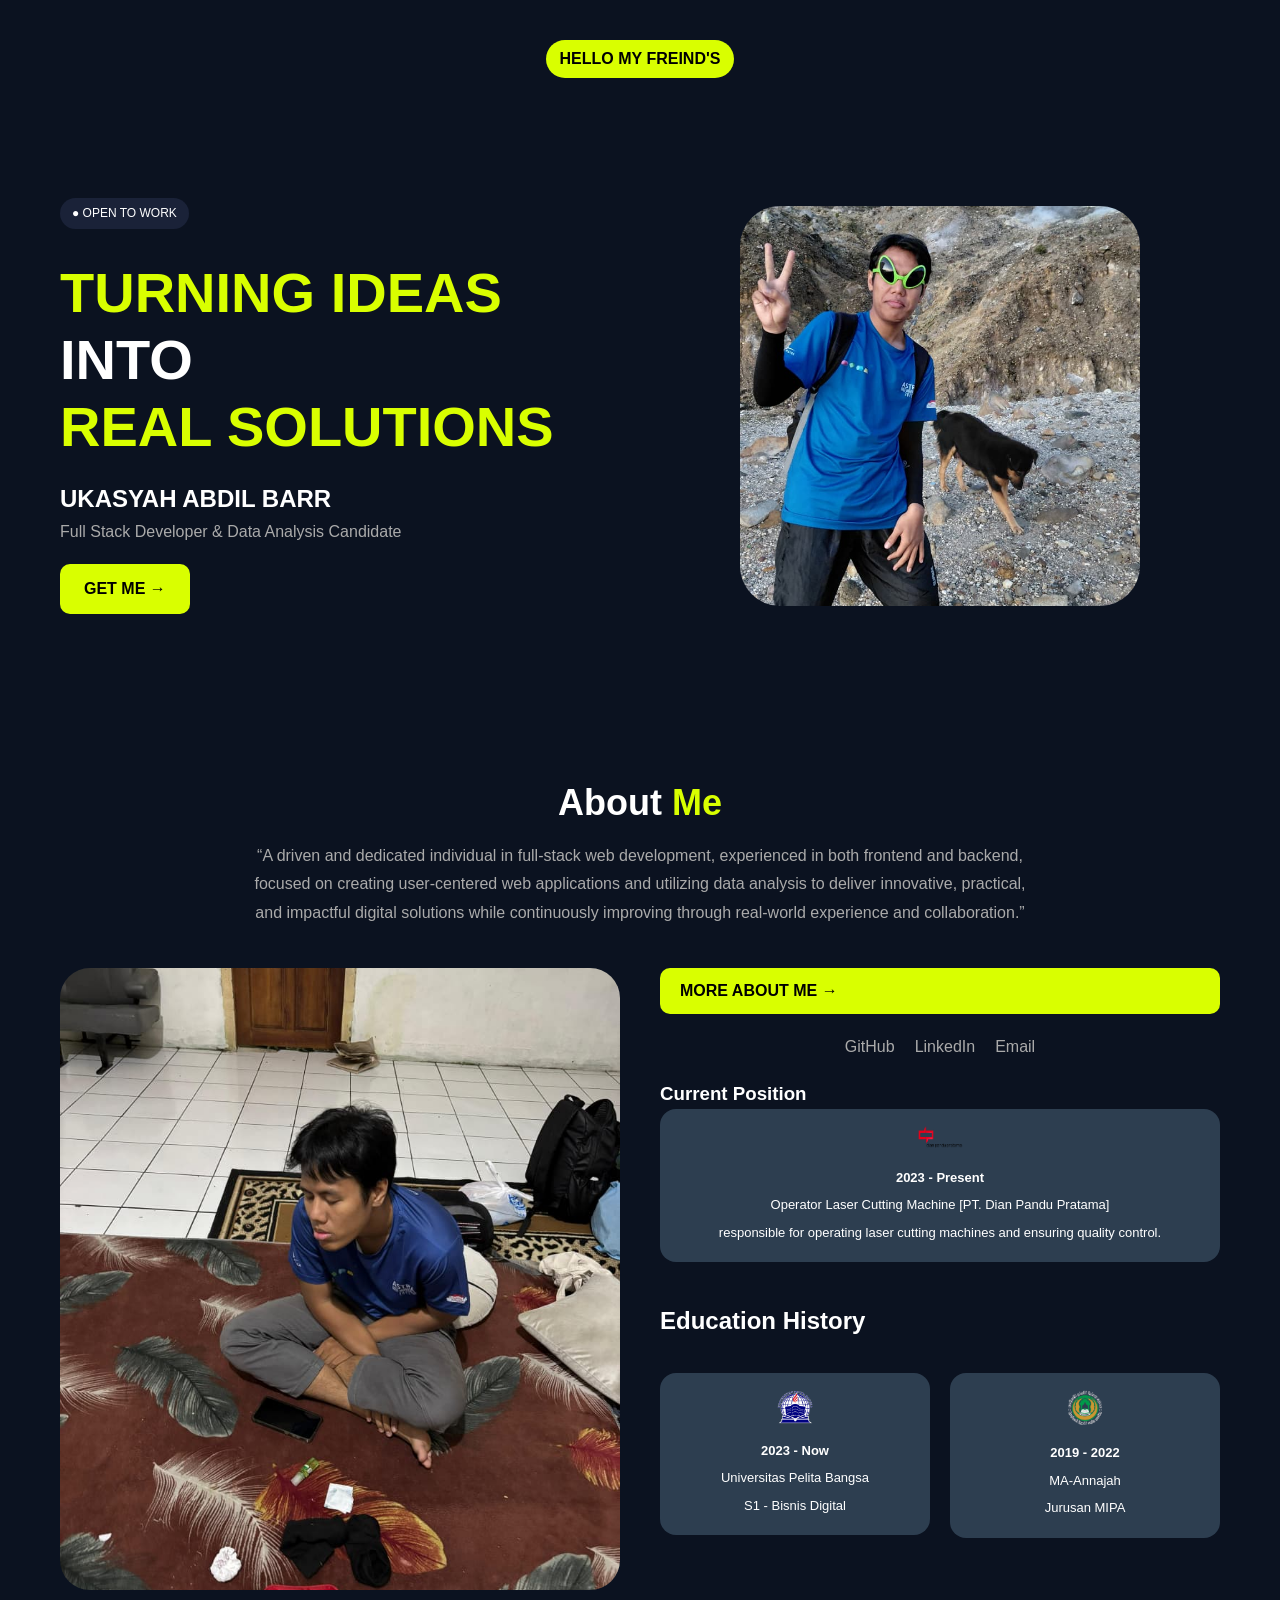
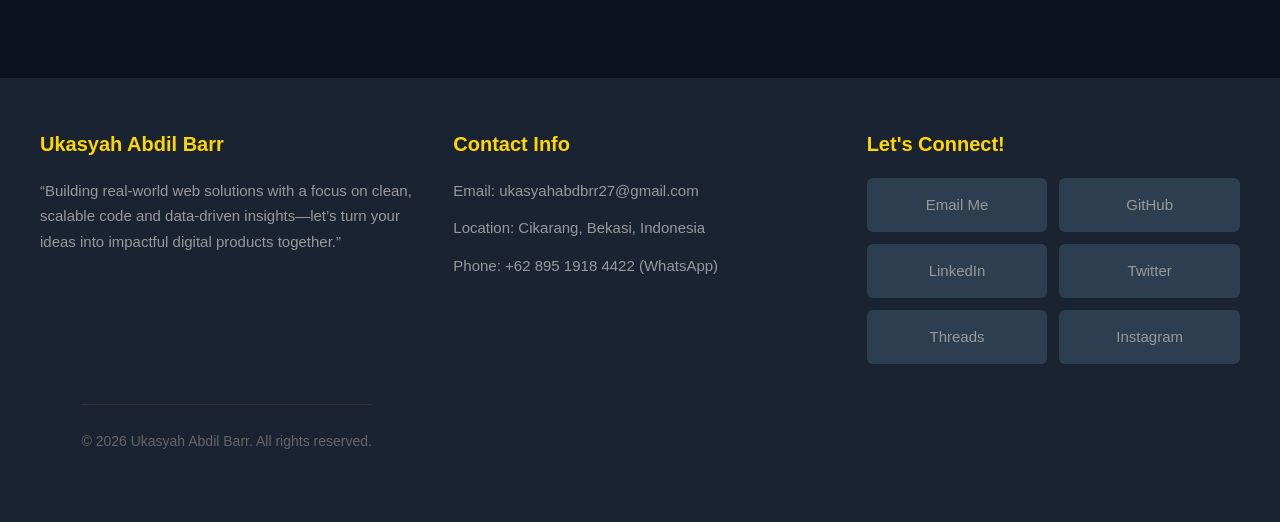
<file: index.html>
<!doctype html>
<html lang="en">
  <head>
    <meta charset="UTF-8" />
    <title>Ukasyah - Fullstack Dev and Data Analysis Candidate</title>
    <link rel="stylesheet" href="style1.css" />
  </head>
  <body>
    <header class="navbar">
      <div class="nav-logo">HELLO MY FREIND'S</div>
    </header>
    <section class="hero">
      <div class="hero-left">
        <div class="badge">
          <span>● OPEN TO WORK</span>
        </div>
        <h1>
          <span class="highlight">TURNING IDEAS</span> INTO <br />
          <span class="highlight">REAL SOLUTIONS</span>
        </h1>
        <h3>UKASYAH ABDIL BARR</h3>
        <p>Full Stack Developer & Data Analysis Candidate</p>
        <a href="bio.html" class="btn-primary">GET ME →</a>
      </div>
      <div class="hero-right">
        <img
          src="images/WhatsApp Image 2026-04-17 at 23.41.05.jpeg"
          alt="profile"
        />
      </div>
    </section>
<section class="about">
  <h2>About <span class="highlight">Me</span></h2>
  <p class="about-desc">
    “A driven and dedicated individual in full-stack web development,
    experienced in both frontend and backend, focused on creating
    user-centered web applications and utilizing data analysis to deliver
    innovative, practical, and impactful digital solutions while
    continuously improving through real-world experience and collaboration.”
  </p>
  <div class="about-grid">
    <div class="about-img">
      <img src="images/WhatsApp Image 2026-04-18 at 10.43.30.jpeg" alt="Profile Image" />
    </div>
    <div class="about-content">
      <a href="expe.html" class="btn-secondary">MORE ABOUT ME →</a>
      <div class="sec-socials">
        <span class="socials">
          <a href="https://github.com/ukasyahabdbrr27" target="_blank">GitHub</a>
        </span>
        <span class="socials">
          <a href="https://www.linkedin.com/in/ukasyah-abdil-barr-567823284?utm_source=share_via&utm_content=profile&utm_medium=member_android" target="_blank">LinkedIn</a>
        </span>
        <span class="socials">
          <a href="mailto:ukasyahabdbrr27@gmail.com">Email</a>
        </span>
      </div>
      <div class="current-position">
        <h3>Current Position</h3>
        <div class="position-item">
          <img src="images/Screenshot_2026-04-18_015342-removebg-preview.png" alt="Company Logo" class="institution-logo" />
          <p><strong>2023 - Present</strong></p>
          <p>Operator Laser Cutting Machine [PT. Dian Pandu Pratama]</p>
          <p>responsible for operating laser cutting machines and ensuring quality control.</p>
        </div>
      </div>
      <div class="education">
        <h3>Education History</h3>
        <div class="education-item">
          <img src="images/logo upb.png" alt="Universitas Pelita Bangsa Logo" class="institution-logo" />
          <p><strong>2023 - Now</strong></p>
          <p>Universitas Pelita Bangsa</p>
          <p>S1 - Bisnis Digital</p>
        </div>
        <div class="education-item">
          <img src="images/Screenshot_2026-04-18_013006-removebg-preview.png" alt="MA-Annajah" class="institution-logo" />
          <p><strong>2019 - 2022</strong></p>
          <p>MA-Annajah</p>
          <p>Jurusan MIPA</p>
        </div>
      </div>
    </div>
  </div>
</section>
<footer class="footer">
  <div class="footer-container">
    <div class="footer-column">
      <h3>Ukasyah Abdil Barr</h3>
      <p>“Building real-world web solutions with a focus on clean, scalable code and data-driven insights—let’s turn your ideas into impactful digital products together.”</p>
    </div>
    <div class="footer-column">
      <h3>Contact Info</h3>
      <p>Email: <a href="mailto:ukasyahabdbrr27@gmail.com">ukasyahabdbrr27@gmail.com</a></p>
      <p>Location: Cikarang, Bekasi, Indonesia</p>
      <p>Phone: <a href="https://wa.me/6289519184422">+62 895 1918 4422 (WhatsApp)</a></p>
    </div>
    <div class="footer-column">
      <h3>Let's Connect!</h3>
      <div class="social-buttons-grid">
      <a href="mailto:ukasyahabdbrr27@gmail.com" class="social-btn">Email Me</a>
      <a href="https://github.com/ukasyahabdbrr27" class="social-btn">GitHub</a>
      <a href="https://www.linkedin.com/in/ukasyah-abdil-barr-567823284" class="social-btn">LinkedIn</a>
      <a href="https://x.com/UkasyahB65285" class="social-btn">Twitter</a>
      <a href="https://www.threads.com/@abdbarr__" class="social-btn">Threads</a>
      <a href="https://www.instagram.com/abdbarr__?igsh=Y2VtbTd4ejd1bGlh" class="social-btn">Instagram</a>
    </div>
  </div>
  <div class="footer-bottom">
    <p class="ftr">© 2026 Ukasyah Abdil Barr. All rights reserved.</p>
  </div>
</footer>
  </body>
</html>
</file>
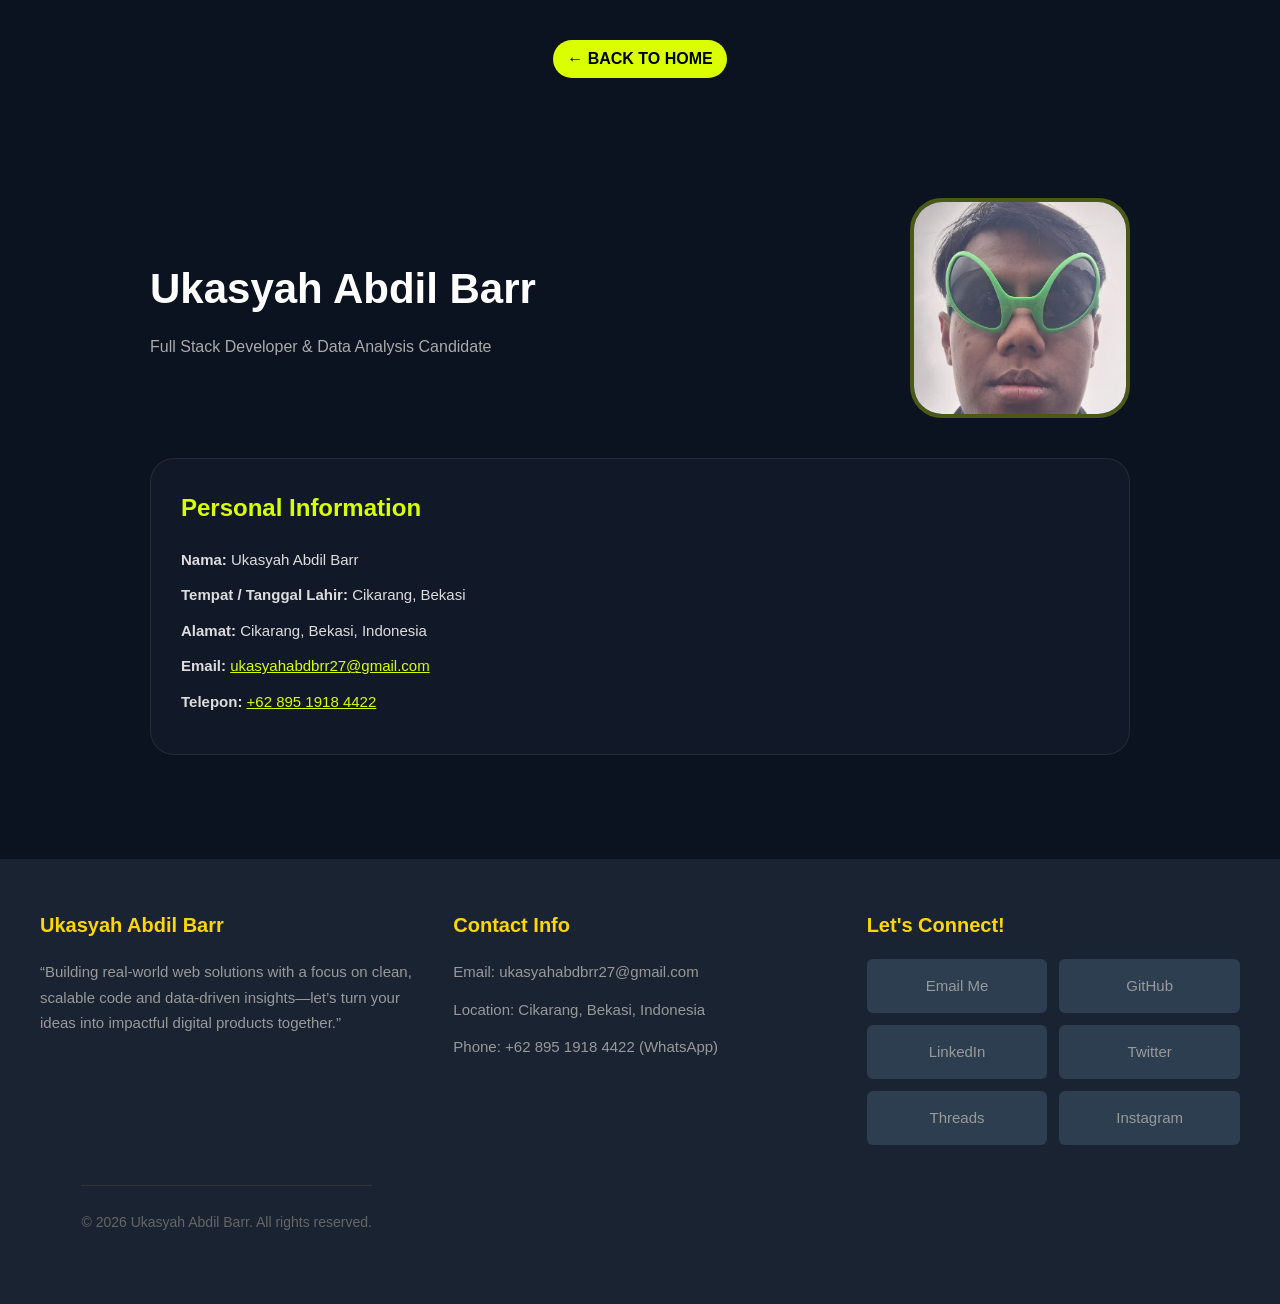
<file: bio.html>
<!doctype html>
<html lang="en">
  <head>
    <meta charset="UTF-8" />
    <title>Biodata - Ukasyah Abdil Barr</title>
    <link rel="stylesheet" href="style1.css" />
  </head>
  <body>
    <header class="navbar">
      <a href="index1.html" class="nav-logo">← BACK TO HOME</a>
    </header>

    <section class="biodata-page">
      <div class="biodata-header">
        <div>
          <h1>Ukasyah Abdil Barr</h1>
          <p class="subtitle">Full Stack Developer & Data Analysis Candidate</p>
        </div>
        <img
          src="images/WhatsApp Image 2026-04-16 at 20.34.17.jpeg"
          alt="Ukasyah Abdil Barr"
          class="biodata-photo"
        />
      </div>

      <div class="biodata-card">
        <h2>Personal Information</h2>
        <p><strong>Nama:</strong> Ukasyah Abdil Barr</p>
        <p><strong>Tempat / Tanggal Lahir:</strong> Cikarang, Bekasi</p>
        <p><strong>Alamat:</strong> Cikarang, Bekasi, Indonesia</p>
        <p>
          <strong>Email:</strong>
          <a href="mailto:ukasyahabdbrr27@gmail.com"
            >ukasyahabdbrr27@gmail.com</a
          >
        </p>
        <p>
          <strong>Telepon:</strong>
          <a href="https://wa.me/6289519184422">+62 895 1918 4422</a>
        </p>
      </div>
    </section>
    <footer class="footer">
  <div class="footer-container">
    <div class="footer-column">
      <h3>Ukasyah Abdil Barr</h3>
      <p>“Building real-world web solutions with a focus on clean, scalable code and data-driven insights—let’s turn your ideas into impactful digital products together.”</p>
    </div>
    <div class="footer-column">
      <h3>Contact Info</h3>
      <p>Email: <a href="mailto:ukasyahabdbrr27@gmail.com">ukasyahabdbrr27@gmail.com</a></p>
      <p>Location: Cikarang, Bekasi, Indonesia</p>
      <p>Phone: <a href="https://wa.me/6289519184422">+62 895 1918 4422 (WhatsApp)</a></p>
    </div>
    <div class="footer-column">
      <h3>Let's Connect!</h3>
      <div class="social-buttons-grid">
      <a href="mailto:ukasyahabdbrr27@gmail.com" class="social-btn">Email Me</a>
      <a href="https://github.com/ukasyahabdbrr27" class="social-btn">GitHub</a>
      <a href="https://www.linkedin.com/in/ukasyah-abdil-barr-567823284" class="social-btn">LinkedIn</a>
      <a href="https://x.com/UkasyahB65285" class="social-btn">Twitter</a>
      <a href="https://www.threads.com/@abdbarr__" class="social-btn">Threads</a>
      <a href="https://www.instagram.com/abdbarr__?igsh=Y2VtbTd4ejd1bGlh" class="social-btn">Instagram</a>
    </div>
  </div>
  <div class="footer-bottom">
    <p class="ftr">© 2026 Ukasyah Abdil Barr. All rights reserved.</p>
  </div>
</footer>

  </body>
</html>
</file>
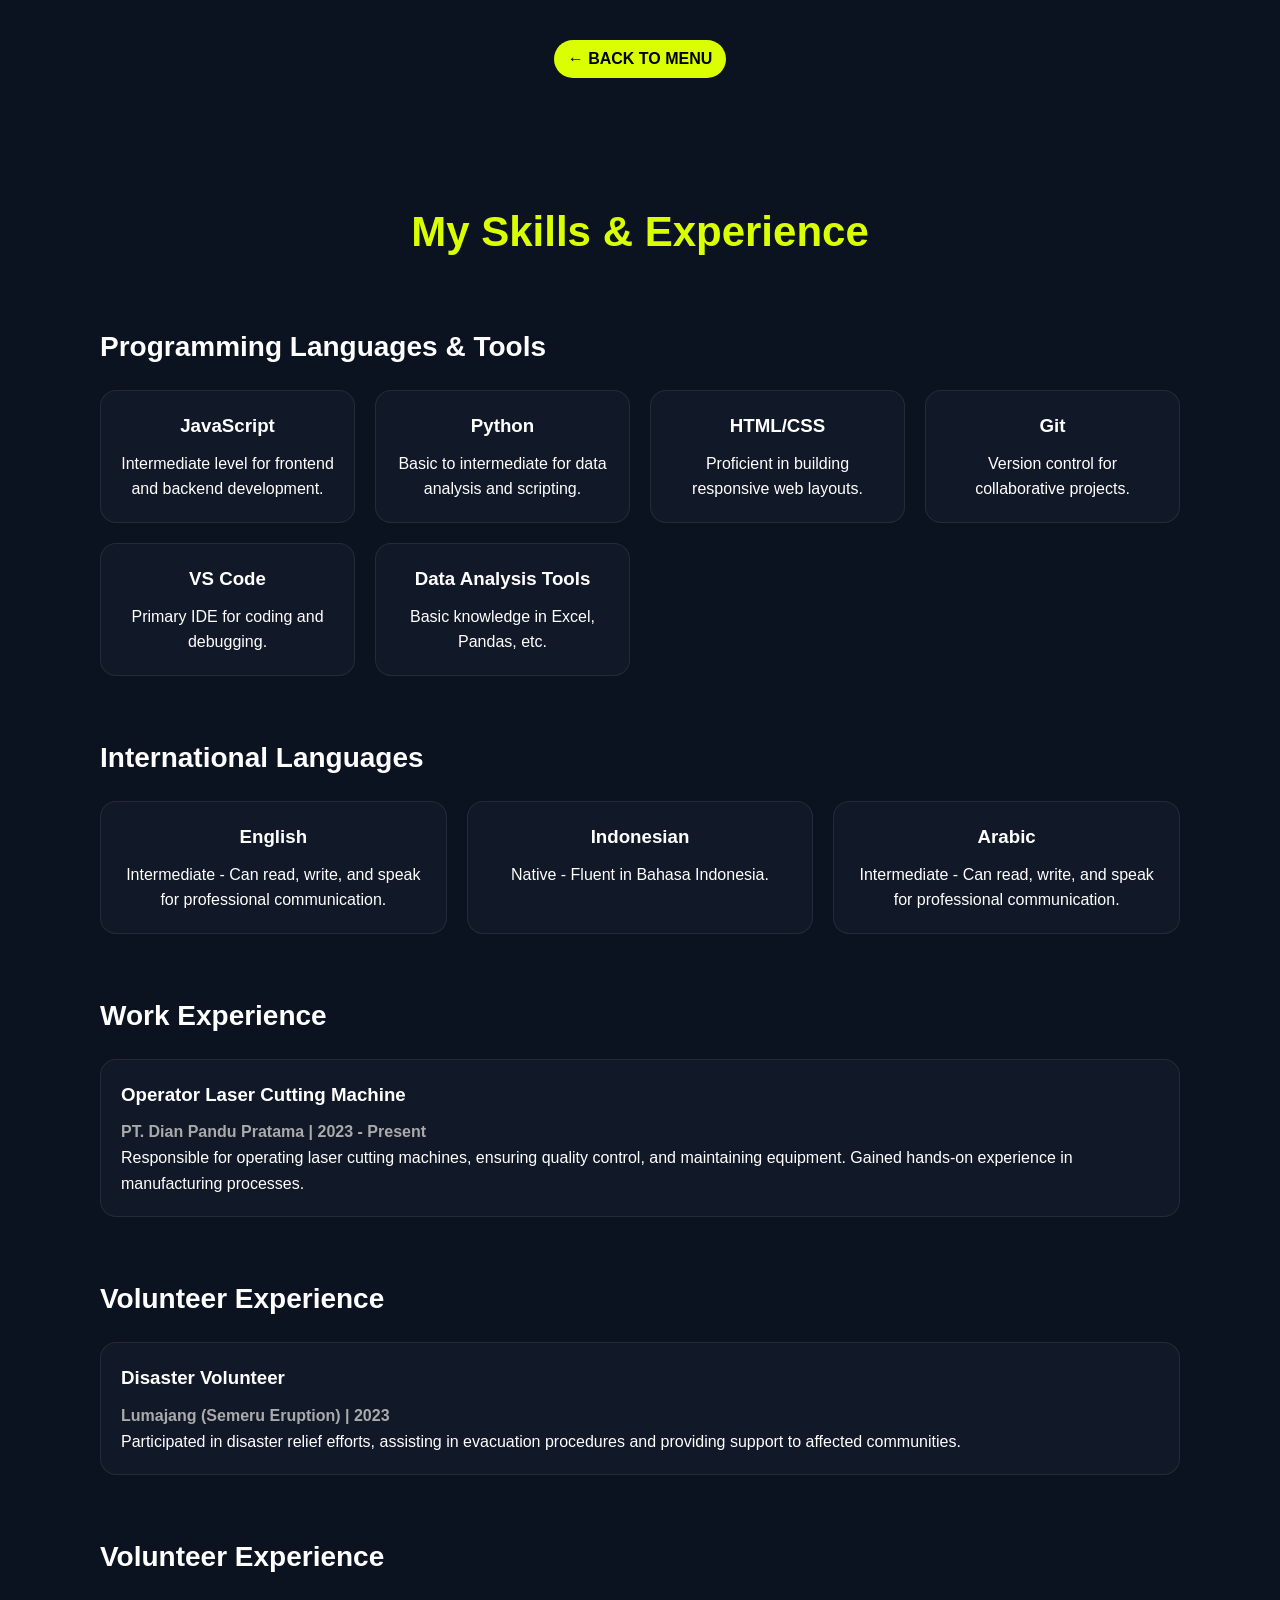
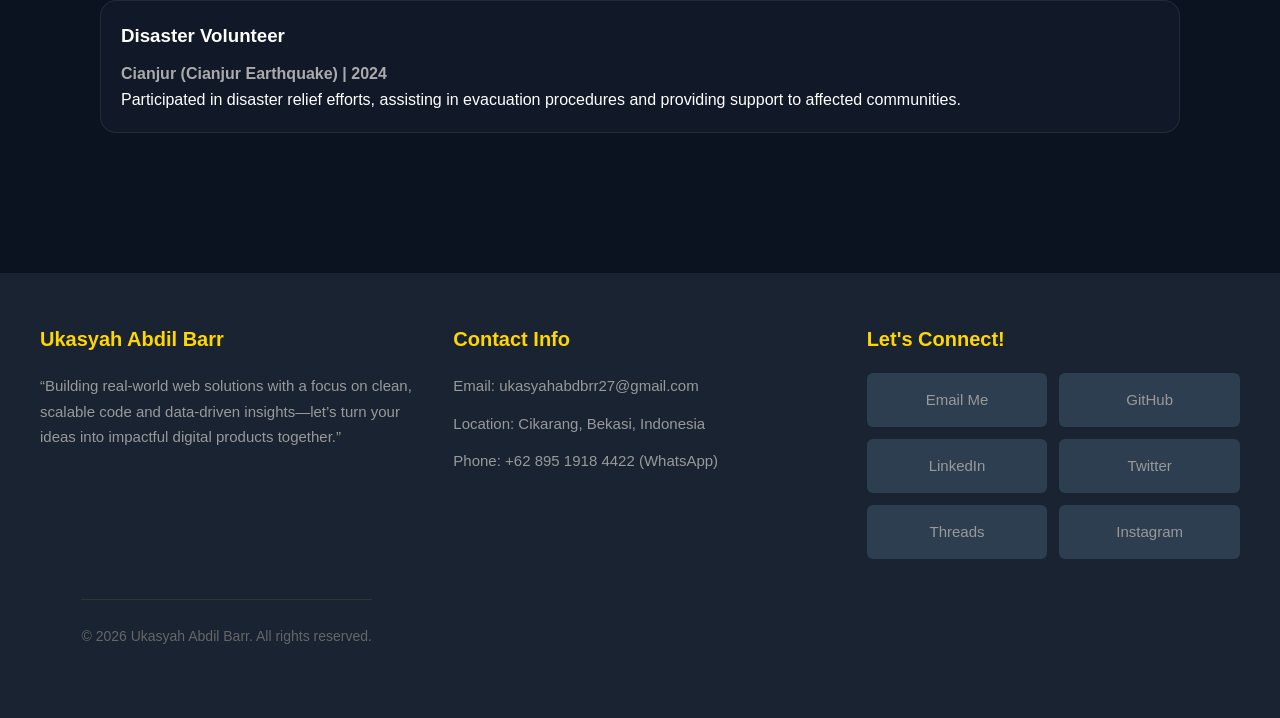
<file: expe.html>
<!DOCTYPE html>
<html lang="en">
<head>
  <meta charset="UTF-8" />
  <title>Skills & Experience - Ukasyah Abdil Barr</title>
  <link rel="stylesheet" href="style1.css" />
</head>
<body>
  <header class="navbar">
    <a href="index1.html" class="nav-logo">← BACK TO MENU</MENU></a>
  </header>

  <section class="skills-page">
    <h1>My Skills & Experience</h1>

    <div class="skills-section">
      <h2>Programming Languages & Tools</h2>
      <div class="skills-grid">
        <div class="skill-item">
          <h3>JavaScript</h3>
          <p>Intermediate level for frontend and backend development.</p>
        </div>
        <div class="skill-item">
          <h3>Python</h3>
          <p>Basic to intermediate for data analysis and scripting.</p>
        </div>
        <div class="skill-item">
          <h3>HTML/CSS</h3>
          <p>Proficient in building responsive web layouts.</p>
        </div>
        <div class="skill-item">
          <h3>Git</h3>
          <p>Version control for collaborative projects.</p>
        </div>
        <div class="skill-item">
          <h3>VS Code</h3>
          <p>Primary IDE for coding and debugging.</p>
        </div>
        <div class="skill-item">
          <h3>Data Analysis Tools</h3>
          <p>Basic knowledge in Excel, Pandas, etc.</p>
        </div>
      </div>
    </div>

    <div class="skills-section">
      <h2>International Languages</h2>
      <div class="languages-list">
        <div class="language-item">
          <h3>English</h3>
          <p>Intermediate - Can read, write, and speak for professional communication.</p>
        </div>
        <div class="language-item">
          <h3>Indonesian</h3>
          <p>Native - Fluent in Bahasa Indonesia.</p>
        </div>
        <div class="language-item">
          <h3>Arabic</h3>
          <p>Intermediate - Can read, write, and speak for professional communication.</p>
        </div>
      </div>
    </div>

    <div class="skills-section">
      <h2>Work Experience</h2>
      <div class="experience-item">
        <h3>Operator Laser Cutting Machine</h3>
        <p><strong>PT. Dian Pandu Pratama</strong> | 2023 - Present</p>
        <p>Responsible for operating laser cutting machines, ensuring quality control, and maintaining equipment. Gained hands-on experience in manufacturing processes.</p>
      </div>
    </div>

    <div class="skills-section">
      <h2>Volunteer Experience</h2>
      <div class="experience-item">
        <h3>Disaster Volunteer</h3>
        <p><strong>Lumajang (Semeru Eruption)</strong> | 2023</p>
        <p>Participated in disaster relief efforts, assisting in evacuation procedures and providing support to affected communities.</p>
      </div>
    </div>
    <div class="skills-section">
      <h2>Volunteer Experience</h2>
      <div class="experience-item">
        <h3>Disaster Volunteer</h3>
        <p><strong>Cianjur (Cianjur Earthquake)</strong> | 2024</p>
        <p>Participated in disaster relief efforts, assisting in evacuation procedures and providing support to affected communities.</p>
      </div>
    </div>
  </section>
    <footer class="footer">
    <div class="footer-container">
        <div class="footer-column">
        <h3>Ukasyah Abdil Barr</h3>
        <p>“Building real-world web solutions with a focus on clean, scalable code and data-driven insights—let’s turn your ideas into impactful digital products together.”</p>
        </div>
        <div class="footer-column">
        <h3>Contact Info</h3>
        <p>Email: <a href="mailto:ukasyahabdbrr27@gmail.com">ukasyahabdbrr27@gmail.com</a></p>
        <p>Location: Cikarang, Bekasi, Indonesia</p>
        <p>Phone: <a href="https://wa.me/6289519184422">+62 895 1918 4422 (WhatsApp)</a></p>
        </div>
        <div class="footer-column">
        <h3>Let's Connect!</h3>
        <div class="social-buttons-grid">
        <a href="mailto:ukasyahabdbrr27@gmail.com" class="social-btn">Email Me</a>
        <a href="https://github.com/ukasyahabdbrr27" class="social-btn">GitHub</a>
        <a href="https://www.linkedin.com/in/ukasyah-abdil-barr-567823284" class="social-btn">LinkedIn</a>
        <a href="https://x.com/UkasyahB65285" class="social-btn">Twitter</a>
        <a href="https://www.threads.com/@abdbarr__" class="social-btn">Threads</a>
        <a href="https://www.instagram.com/abdbarr__?igsh=Y2VtbTd4ejd1bGlh" class="social-btn">Instagram</a>
        </div>
    </div>
    <div class="footer-bottom">
        <p class="ftr">© 2026 Ukasyah Abdil Barr. All rights reserved.</p>
    </div>
    </footer>

  </footer>
</body>
</html>
</file>
<file: style1.css>
/* Reset dan Global */
* {
  margin: 0;
  padding: 0;
  box-sizing: border-box;
  font-family: sans-serif;
}

body {
  background: #0b1220;
  color: #fff;
  line-height: 1.6;
}

.navbar {
  display: flex;
  justify-content: center;
  padding: 40px 60px;
}

.nav-logo {
  text-decoration: none;
  background: #d9ff00;
  color: #000;
  padding: 6px 14px;
  border-radius: 20px;
  font-weight: bold;
  display: flex;
  align-items: center;
  transition:
    transform 0.3s,
    box-shadow 0.3s;
  animation: bounceIn 1s;
}
@keyframes bounceIn {
  0% {
    filter: opacity(0);
    transform: translateY(-20px);
    -webkit-transform: translateY(-20px);
    -moz-transform: translateY(-20px);
    -ms-transform: translateY(-20px);
    -o-transform: translateY(-20px);
  }
  35% {
    filter: opacity(0.25);
    transform: translateY(0);
    -webkit-transform: translateY(0);
    -moz-transform: translateY(0);
    -ms-transform: translateY(0);
    -o-transform: translateY(0);
  }
  70% {
    filter: opacity(0.5);
    transform: translateY(-10px);
    -webkit-transform: translateY(-10px);
    -moz-transform: translateY(-10px);
    -ms-transform: translateY(-10px);
    -o-transform: translateY(-10px);
  }
  100% {
    filter: opacity(1);
    transform: translateY(0);
    -webkit-transform: translateY(0);
    -moz-transform: translateY(0);
    -ms-transform: translateY(0);
    -o-transform: translateY(0);
  }
}
.nav-logo:hover {
  transform: translateY(-10px);
  box-shadow: 0 20px 40px rgba(0, 0, 0, 0.5);
}

.hero {
  display: flex;
  align-items: center;
  justify-content: space-between;
  padding: 80px 60px;
  gap: 40px;
}

.hero-left {
  max-width: 50%;
  flex: 1;
}

.badge span {
  background: #1a2238;
  padding: 6px 12px;
  border-radius: 20px;
  font-size: 12px;
  display: inline-block;
  margin-bottom: 10px;
}

.hero h1 {
  font-size: 56px;
  margin: 20px 0;
  line-height: 1.2;
}

.highlight {
  color: #d9ff00;
}

.hero h3 {
  margin-top: 10px;
  font-size: 24px;
}

.hero p {
  color: #aaa;
  margin-bottom: 20px;
  font-size: 16px;
}

.btn-primary {
  display: inline-block;
  text-decoration: none;
  background: #d9ff00;
  color: #000;
  border: none;
  padding: 12px 24px;
  border-radius: 10px;
  cursor: pointer;
  font-weight: bold;
  transition:
    transform 0.3s,
    background-color 0.3s,
    color 0.3s;
}

.btn-primary:hover {
  transform: scale(0.8);
  background: #cdfa1b;
  color: #000;
  -webkit-transform: scale(0.8);
  -moz-transform: scale(0.8);
  -ms-transform: scale(0.8);
  -o-transform: scale(0.8);
}
.hero-right {
  flex: 1;
  display: flex;
  justify-content: center;
}

.hero-right img {
  width: 100%;
  max-width: 400px;
  height: auto;
  aspect-ratio: 1/1;
  border-radius: 40px;
  object-fit: cover;
}

.about {
  padding: 80px 60px;
}

.about h2 {
  font-size: 36px;
  margin-bottom: 10px;
  text-align: center;
}

.about-desc {
  color: #aaa;
  margin-bottom: 40px;
  text-align: center;
  max-width: 800px;
  margin-left: auto;
  margin-right: auto;
  font-size: 16px;
  line-height: 1.8;
}

.about-grid {
  display: grid;
  grid-template-columns: 1fr 1fr;
  gap: 40px;
  width: 100%;
  max-width: 1200px;
  margin: 0 auto;
}

.about-img img {
  width: 100%;
  height: auto;
  aspect-ratio: 9/10;
  border-radius: 30px;
  object-fit: cover;
}

.about-content {
  display: flex;
  flex-direction: column;
  gap: 20px;
}

.btn-secondary {
  text-decoration: none;
  background: #d9ff00;
  color: #000;
  border: none;
  padding: 10px 20px;
  border-radius: 10px;
  cursor: pointer;
  font-weight: bold;
  align-self: flex-start;
  transition: 0.3s;
  width: 100%;
}

.btn-secondary:hover {
  transform: scale(0.8);
}

.sec-socials {
  display: flex;
  align-items: center;
  justify-content: center;
  gap: 20px;
}

.sec-socials a {
  color: #aaa;
  text-decoration: none;
  font-weight: 500;
  transition: color 0.3s;
}

.sec-socials a:hover {
  color: #d9ff00;
}

.about-grid {
  display: grid;
  grid-template-columns: 1fr 1fr;
  gap: 40px;
  align-items: start;
}

.education {
  margin-top: 20px;
  display: grid;
  grid-template-columns: repeat(2, minmax(0, 1fr));
  gap: 20px;
  align-items: start;
}

.education h3 {
  grid-column: 1 / -1;
  margin-bottom: 12px;
  font-size: 24px;
  text-align: left;
}

.education-item,
.position-item {
  display: grid;
  place-items: center;
  text-align: center;
  width: 100%;
  background: #2d3e50;
  color: white;
  padding: 16px 18px;
  border-radius: 16px;
  transition: background-color 0.3s;
}

.education-item:hover,
.position-item:hover {
  background: #d9ff00;
  color: #000;
}

.institution-logo {
  width: 48px;
  height: auto;
  margin-bottom: 12px;
}

.education-item p,
.position-item p {
  margin: 4px 0;
  line-height: 1.5;
  font-size: 13px;
}
.biodata-page {
  padding: 80px 60px;
  max-width: 1100px;
  margin: 0 auto;
}

.biodata-header {
  display: flex;
  justify-content: space-between;
  align-items: center;
  gap: 30px;
  margin-bottom: 40px;
}

.biodata-header h1 {
  font-size: 42px;
  color: #fff;
}

.subtitle {
  color: #aaa;
  margin-top: 12px;
  font-size: 16px;
}

.biodata-photo {
  width: 220px;
  height: 220px;
  object-fit: cover;
  border-radius: 32px;
  border: 4px solid rgba(217, 255, 0, 0.3);
}

.biodata-card {
  background: #111827;
  border: 1px solid rgba(255, 255, 255, 0.08);
  border-radius: 24px;
  padding: 30px;
  margin-bottom: 24px;
}

.biodata-card h2 {
  color: #d9ff00;
  margin-bottom: 20px;
  font-size: 24px;
}

.biodata-card p {
  color: #ddd;
  margin: 10px 0;
  line-height: 1.7;
  font-size: 15px;
}

.biodata-card a {
  color: #d9ff00;
}

.profile-block {
  display: flex;
  gap: 20px;
  align-items: center;
  flex-wrap: wrap;
}

.profile-text {
  min-width: 220px;
}

.skills-page {
  padding: 80px 60px;
  max-width: 1200px;
  margin: 0 auto;
  color: #fff;
}

.skills-page h1 {
  font-size: 42px;
  text-align: center;
  margin-bottom: 60px;
  color: #d9ff00;
}

.skills-section {
  margin-bottom: 60px;
}

.skills-section h2 {
  font-size: 28px;
  margin-bottom: 20px;
  color: white;
}

.skills-grid {
  display: grid;
  grid-template-columns: repeat(auto-fit, minmax(250px, 1fr));
  gap: 20px;
}

.skill-item,
.language-item,
.experience-item {
  background: #111827;
  border: 1px solid rgba(255, 255, 255, 0.08);
  border-radius: 16px;
  padding: 20px;
  text-align: center;
  transition: background-color 0.3s;
}

.skill-item h3,
.language-item h3,
.experience-item h3 {
  color: white;
  margin-bottom: 10px;
}

.skill-item p,
.language-item p,
.experience-item p {
  color: white;
  line-height: 1.6;
}
.skill-item:hover,
.language-item:hover,
.experience-item:hover {
  background: #d9ff00;
  color: #000;
}

.skill-item:hover h3,
.skill-item:hover p,
.language-item:hover h3,
.language-item:hover p,
.experience-item:hover h3,
.experience-item:hover p {
  color: #000;
}
.languages-list {
  display: grid;
  grid-template-columns: repeat(auto-fit, minmax(300px, 1fr));
  gap: 20px;
}

.experience-item {
  text-align: left;
}

.experience-item p:first-of-type {
  font-weight: bold;
  color: #aaa;
}

.footer {
  background-color: #1a2332;
  color: #999;
  padding: 50px 30px 30px;
  display: flex;
  justify-content: center;
}

.footer-container {
  max-width: 1200px;
  display: grid;
  grid-template-columns: 1fr 1fr 1fr;
  gap: 40px;
  margin-bottom: 40px;
}

.footer-column h3 {
  color: #ffd700;
  margin-bottom: 18px;
  font-size: 20px;
  font-weight: 700;
}

.footer-column p {
  line-height: 1.7;
  font-size: 15px;
  margin-bottom: 12px;
}

.footer-column a {
  color: #999;
  text-decoration: none;
  font-size: 15px;
  transition: color 0.3s;
}

.footer-column a:hover {
  color: #0a0a0a;
}

.footer-column:last-child {
  display: flex;
  flex-direction: column;
}

.social-buttons-grid {
  display: grid;
  grid-template-columns: 1fr 1fr;
  gap: 12px;
}

.social-btn {
  display: block;
  background-color: #2d3e50;
  padding: 15px 20px;
  border-radius: 6px;
  text-decoration: none;
  font-size: 15px;
  font-weight: 500;
  text-align: center;
  transition: background-color 0.3s;
  -webkit-transition: background-color 0.3s;
  -moz-transition: background-color 0.3s;
  -ms-transition: background-color 0.3s;
  -o-transition: background-color 0.3s;
}

.social-btn:hover {
  background-color: #cdfa1b;
  color: #000;
}

.footer-bottom {
  text-align: center;
  padding-top: 25px;
  border-top: 1px solid #333;
  font-size: 14px;
  color: #666;
  margin: 0 auto;
  max-width: 1200px;
}

/* Responsif */
@media (max-width: 768px) {
  .navbar {
    padding: 20px 30px;
  }

  .hero {
    flex-direction: column;
    text-align: center;
    padding: 40px 30px;
  }

  .hero-left {
    max-width: 100%;
  }

  .hero h1 {
    font-size: 40px;
  }

  .about {
    padding: 40px 30px;
  }

  .about-grid {
    grid-template-columns: 1fr;
    gap: 20px;
  }

  .footer-container {
    grid-template-columns: 1fr;
    gap: 20px;
  }

  .social-buttons-grid {
    grid-template-columns: 1fr;
  }
}
</file>
